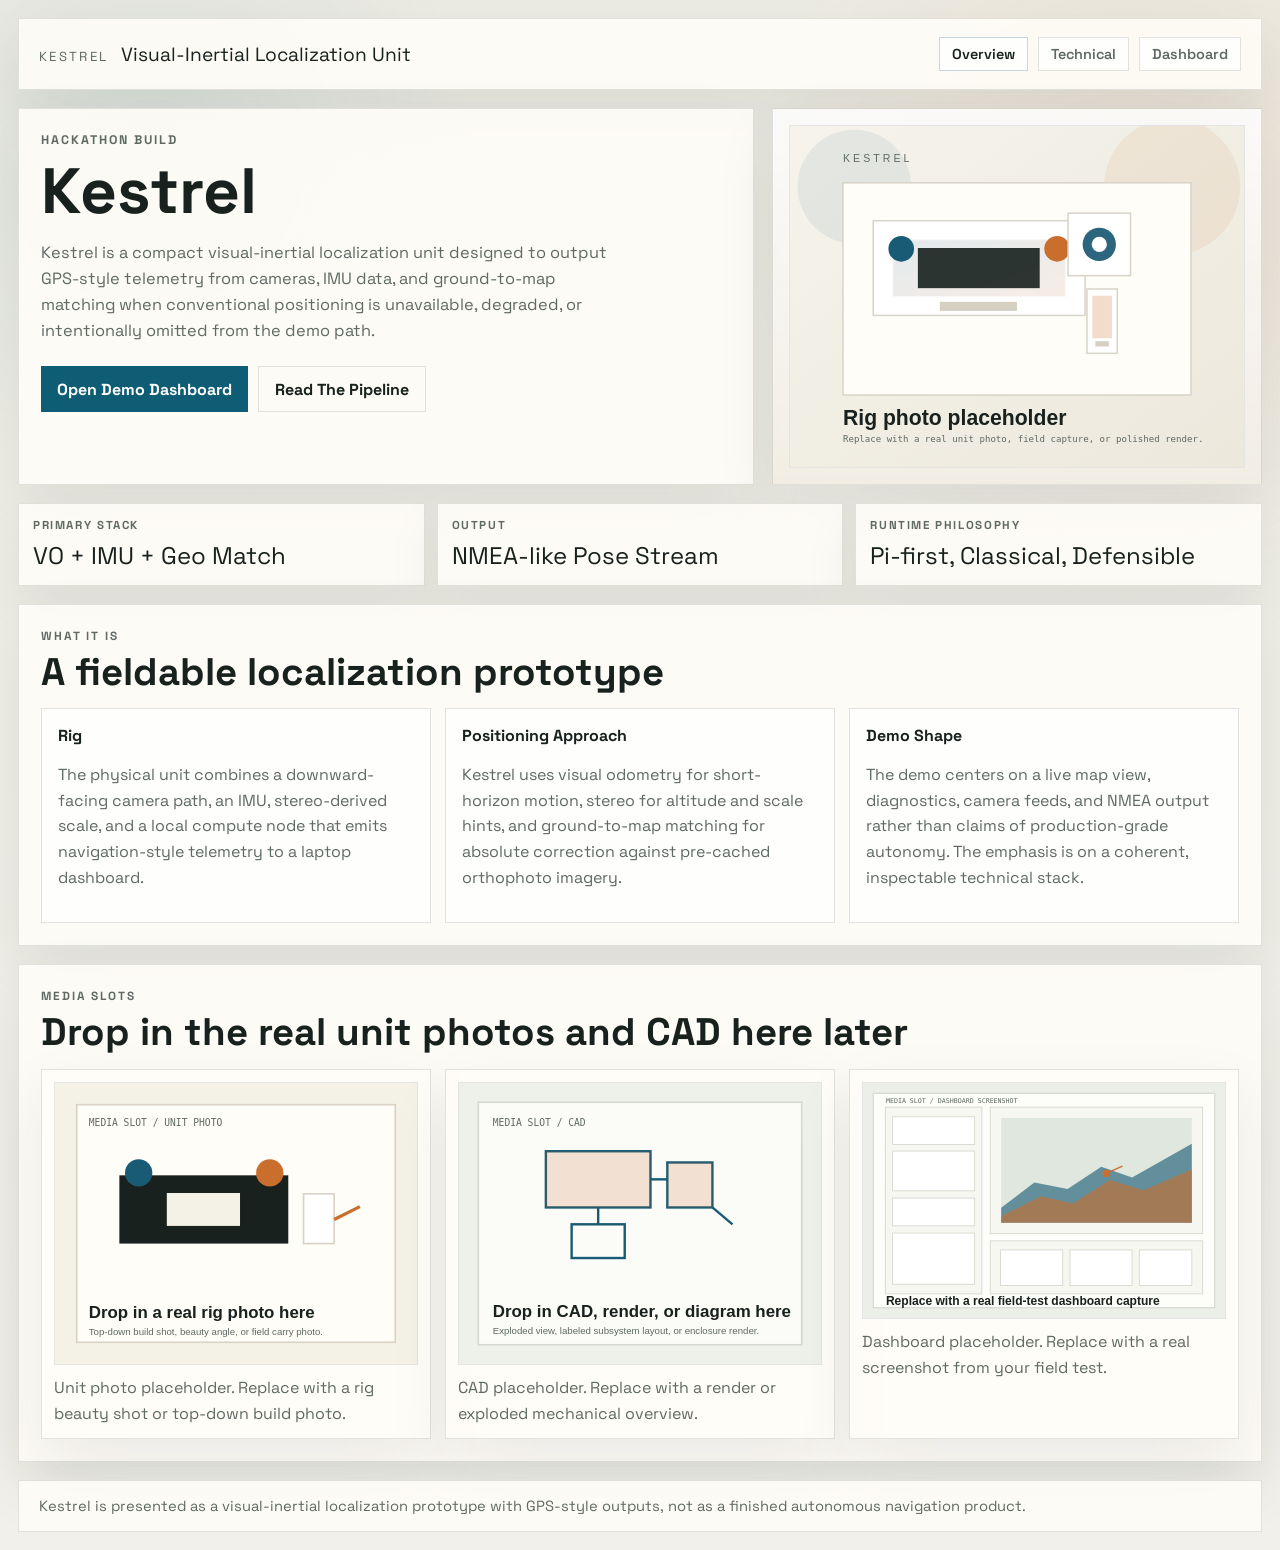
<file: site/index.html>
<!doctype html>
<html lang="en">
<head>
  <meta charset="utf-8">
  <meta name="viewport" content="width=device-width, initial-scale=1">
  <title>Kestrel</title>
  <link rel="preconnect" href="https://fonts.googleapis.com">
  <link rel="preconnect" href="https://fonts.gstatic.com" crossorigin>
  <link href="https://fonts.googleapis.com/css2?family=Space+Grotesk:wght@400;500;700&family=IBM+Plex+Mono:wght@400;500&display=swap" rel="stylesheet">
  <link rel="stylesheet" href="./site.css">
</head>
<body>
  <div class="shell">
    <header class="topbar">
      <div class="brand">
        <p class="brand-mark">Kestrel</p>
        <p class="brand-name">Visual-Inertial Localization Unit</p>
      </div>
      <nav class="site-nav">
        <a href="./index.html" aria-current="page">Overview</a>
        <a href="./technical.html">Technical</a>
        <a href="./dashboard.html">Dashboard</a>
      </nav>
    </header>

    <section class="hero">
      <div class="panel hero-copy">
        <p class="eyebrow">Hackathon Build</p>
        <h1>Kestrel</h1>
        <p class="lede">Kestrel is a compact visual-inertial localization unit designed to output GPS-style telemetry from cameras, IMU data, and ground-to-map matching when conventional positioning is unavailable, degraded, or intentionally omitted from the demo path.</p>
        <div class="cta-row">
          <a class="button" href="./dashboard.html">Open Demo Dashboard</a>
          <a class="button-secondary" href="./technical.html">Read The Pipeline</a>
        </div>
      </div>
      <div class="hero-visual">
        <img src="./assets/hero-rig.svg" alt="Kestrel rig placeholder illustration">
      </div>
    </section>

    <section class="stat-grid">
      <article class="stat-card">
        <p class="stat-label">Primary Stack</p>
        <p class="stat-value">VO + IMU + Geo Match</p>
      </article>
      <article class="stat-card">
        <p class="stat-label">Output</p>
        <p class="stat-value">NMEA-like Pose Stream</p>
      </article>
      <article class="stat-card">
        <p class="stat-label">Runtime Philosophy</p>
        <p class="stat-value">Pi-first, Classical, Defensible</p>
      </article>
    </section>

    <section class="panel">
      <div class="section-head">
        <div>
          <p class="section-kicker">What It Is</p>
          <h2 class="section-title">A fieldable localization prototype</h2>
        </div>
      </div>
      <div class="grid-3">
        <article class="card">
          <h3>Rig</h3>
          <p>The physical unit combines a downward-facing camera path, an IMU, stereo-derived scale, and a local compute node that emits navigation-style telemetry to a laptop dashboard.</p>
        </article>
        <article class="card">
          <h3>Positioning Approach</h3>
          <p>Kestrel uses visual odometry for short-horizon motion, stereo for altitude and scale hints, and ground-to-map matching for absolute correction against pre-cached orthophoto imagery.</p>
        </article>
        <article class="card">
          <h3>Demo Shape</h3>
          <p>The demo centers on a live map view, diagnostics, camera feeds, and NMEA output rather than claims of production-grade autonomy. The emphasis is on a coherent, inspectable technical stack.</p>
        </article>
      </div>
    </section>

    <section class="panel">
      <div class="section-head">
        <div>
          <p class="section-kicker">Media Slots</p>
          <h2 class="section-title">Drop in the real unit photos and CAD here later</h2>
        </div>
      </div>
      <div class="image-grid">
        <article class="image-card">
          <img src="./assets/unit-placeholder.svg" alt="Unit photo placeholder">
          <p class="image-caption">Unit photo placeholder. Replace with a rig beauty shot or top-down build photo.</p>
        </article>
        <article class="image-card">
          <img src="./assets/cad-placeholder.svg" alt="CAD placeholder">
          <p class="image-caption">CAD placeholder. Replace with a render or exploded mechanical overview.</p>
        </article>
        <article class="image-card">
          <img src="./assets/dashboard-placeholder.svg" alt="Dashboard placeholder">
          <p class="image-caption">Dashboard placeholder. Replace with a real screenshot from your field test.</p>
        </article>
      </div>
    </section>

    <footer class="footer">
      Kestrel is presented as a visual-inertial localization prototype with GPS-style outputs, not as a finished autonomous navigation product.
    </footer>
  </div>
</body>
</html>
</file>
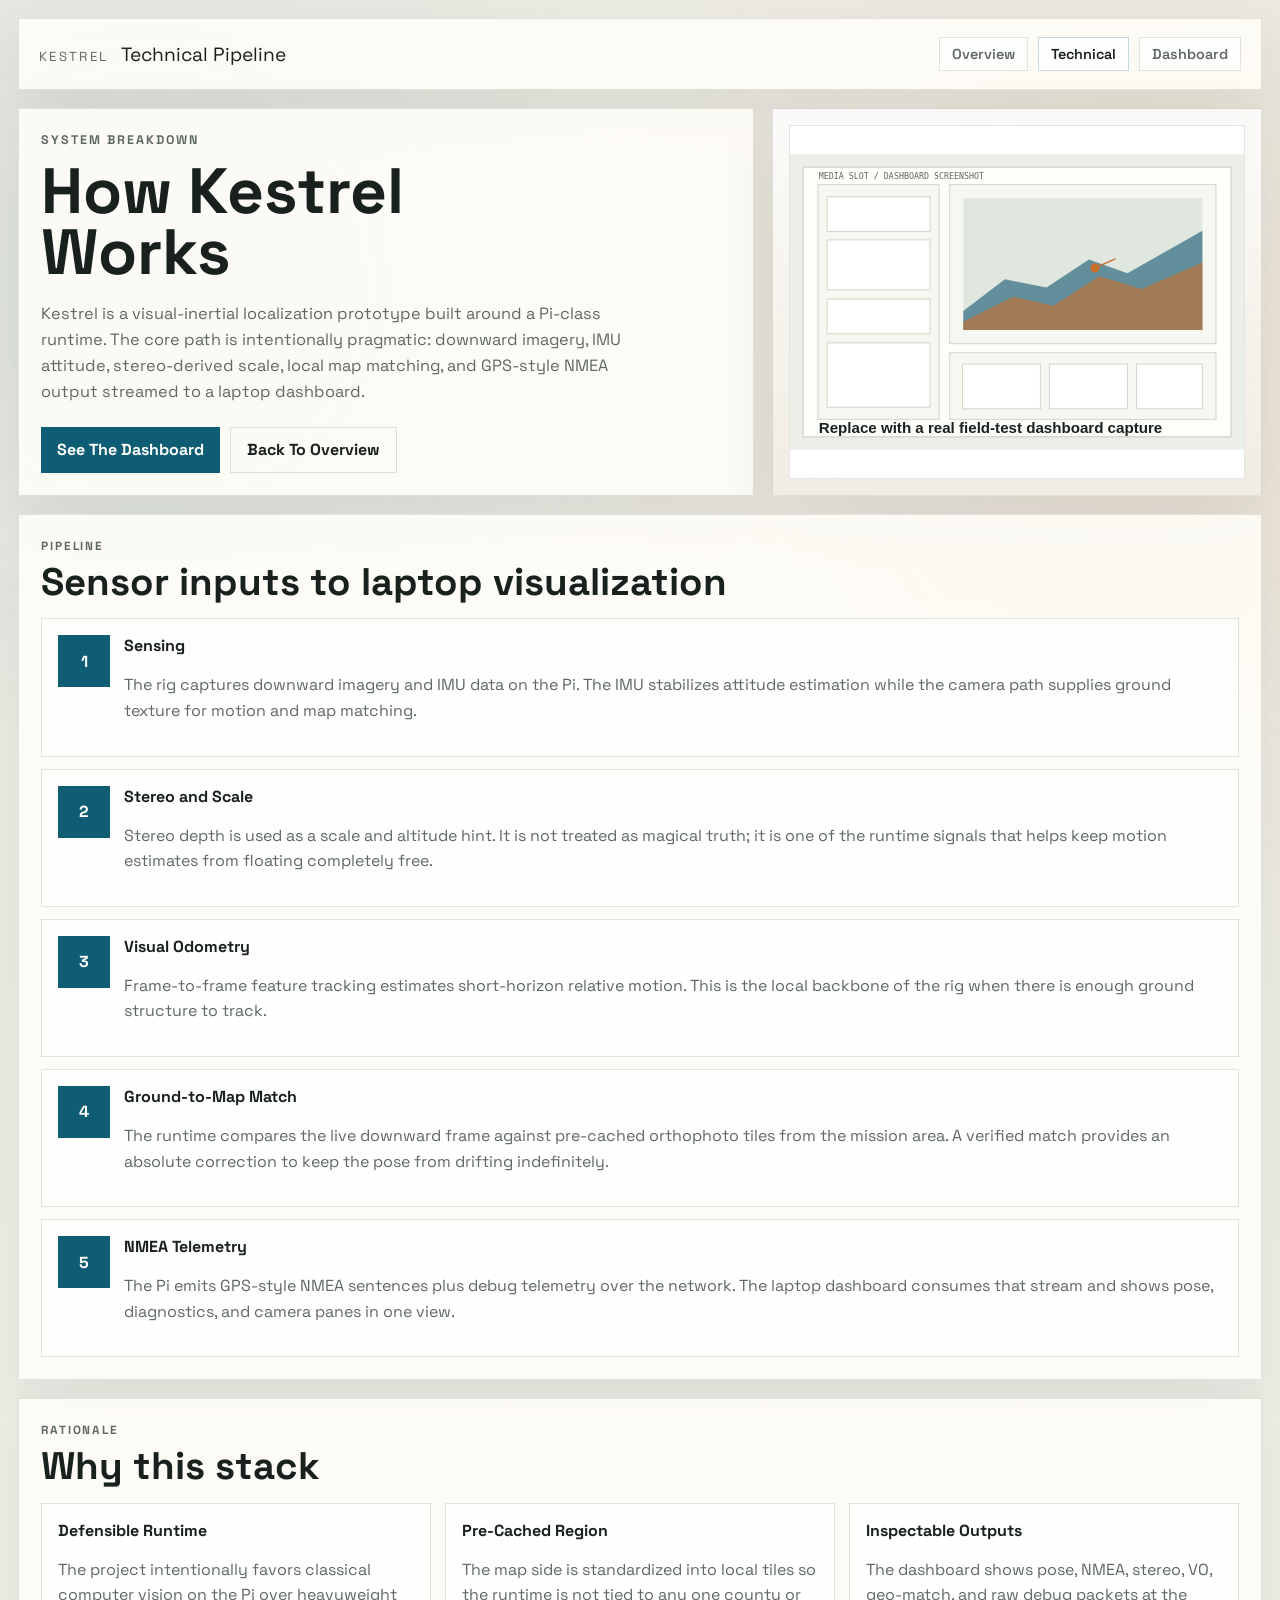
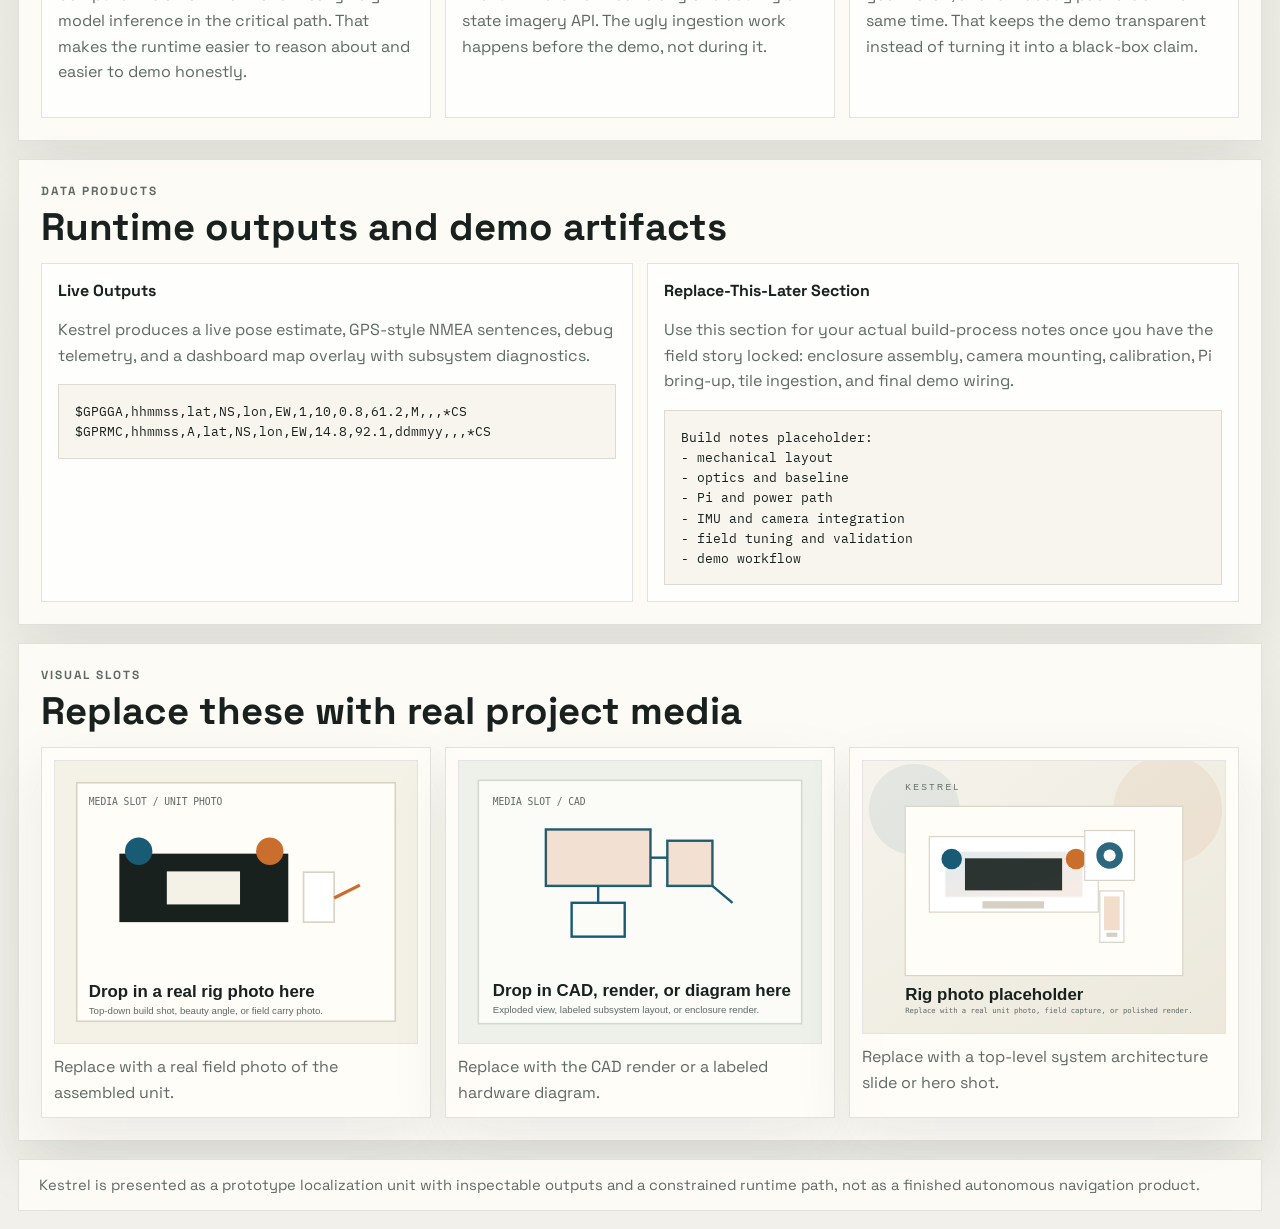
<file: site/technical.html>
<!doctype html>
<html lang="en">
<head>
  <meta charset="utf-8">
  <meta name="viewport" content="width=device-width, initial-scale=1">
  <title>Kestrel Technical Rundown</title>
  <link rel="preconnect" href="https://fonts.googleapis.com">
  <link rel="preconnect" href="https://fonts.gstatic.com" crossorigin>
  <link href="https://fonts.googleapis.com/css2?family=Space+Grotesk:wght@400;500;700&family=IBM+Plex+Mono:wght@400;500&display=swap" rel="stylesheet">
  <link rel="stylesheet" href="./site.css">
</head>
<body>
  <div class="shell">
    <header class="topbar">
      <div class="brand">
        <p class="brand-mark">Kestrel</p>
        <p class="brand-name">Technical Pipeline</p>
      </div>
      <nav class="site-nav">
        <a href="./index.html">Overview</a>
        <a href="./technical.html" aria-current="page">Technical</a>
        <a href="./dashboard.html">Dashboard</a>
      </nav>
    </header>

    <section class="hero">
      <div class="panel hero-copy">
        <p class="eyebrow">System Breakdown</p>
        <h1>How Kestrel Works</h1>
        <p class="lede">Kestrel is a visual-inertial localization prototype built around a Pi-class runtime. The core path is intentionally pragmatic: downward imagery, IMU attitude, stereo-derived scale, local map matching, and GPS-style NMEA output streamed to a laptop dashboard.</p>
        <div class="cta-row">
          <a class="button" href="./dashboard.html">See The Dashboard</a>
          <a class="button-secondary" href="./index.html">Back To Overview</a>
        </div>
      </div>
      <div class="hero-visual">
        <img src="./assets/dashboard-placeholder.svg" alt="Kestrel dashboard placeholder illustration">
      </div>
    </section>

    <section class="panel">
      <div class="section-head">
        <div>
          <p class="section-kicker">Pipeline</p>
          <h2 class="section-title">Sensor inputs to laptop visualization</h2>
        </div>
      </div>
      <div class="pipeline">
        <article class="pipeline-step">
          <strong>1</strong>
          <div>
            <h3>Sensing</h3>
            <p>The rig captures downward imagery and IMU data on the Pi. The IMU stabilizes attitude estimation while the camera path supplies ground texture for motion and map matching.</p>
          </div>
        </article>
        <article class="pipeline-step">
          <strong>2</strong>
          <div>
            <h3>Stereo and Scale</h3>
            <p>Stereo depth is used as a scale and altitude hint. It is not treated as magical truth; it is one of the runtime signals that helps keep motion estimates from floating completely free.</p>
          </div>
        </article>
        <article class="pipeline-step">
          <strong>3</strong>
          <div>
            <h3>Visual Odometry</h3>
            <p>Frame-to-frame feature tracking estimates short-horizon relative motion. This is the local backbone of the rig when there is enough ground structure to track.</p>
          </div>
        </article>
        <article class="pipeline-step">
          <strong>4</strong>
          <div>
            <h3>Ground-to-Map Match</h3>
            <p>The runtime compares the live downward frame against pre-cached orthophoto tiles from the mission area. A verified match provides an absolute correction to keep the pose from drifting indefinitely.</p>
          </div>
        </article>
        <article class="pipeline-step">
          <strong>5</strong>
          <div>
            <h3>NMEA Telemetry</h3>
            <p>The Pi emits GPS-style NMEA sentences plus debug telemetry over the network. The laptop dashboard consumes that stream and shows pose, diagnostics, and camera panes in one view.</p>
          </div>
        </article>
      </div>
    </section>

    <section class="panel">
      <div class="section-head">
        <div>
          <p class="section-kicker">Rationale</p>
          <h2 class="section-title">Why this stack</h2>
        </div>
      </div>
      <div class="grid-3">
        <article class="card">
          <h3>Defensible Runtime</h3>
          <p>The project intentionally favors classical computer vision on the Pi over heavyweight model inference in the critical path. That makes the runtime easier to reason about and easier to demo honestly.</p>
        </article>
        <article class="card">
          <h3>Pre-Cached Region</h3>
          <p>The map side is standardized into local tiles so the runtime is not tied to any one county or state imagery API. The ugly ingestion work happens before the demo, not during it.</p>
        </article>
        <article class="card">
          <h3>Inspectable Outputs</h3>
          <p>The dashboard shows pose, NMEA, stereo, VO, geo-match, and raw debug packets at the same time. That keeps the demo transparent instead of turning it into a black-box claim.</p>
        </article>
      </div>
    </section>

    <section class="panel">
      <div class="section-head">
        <div>
          <p class="section-kicker">Data Products</p>
          <h2 class="section-title">Runtime outputs and demo artifacts</h2>
        </div>
      </div>
      <div class="grid-2">
        <article class="card">
          <h3>Live Outputs</h3>
          <p>Kestrel produces a live pose estimate, GPS-style NMEA sentences, debug telemetry, and a dashboard map overlay with subsystem diagnostics.</p>
          <pre class="code-block">$GPGGA,hhmmss,lat,NS,lon,EW,1,10,0.8,61.2,M,,,*CS
$GPRMC,hhmmss,A,lat,NS,lon,EW,14.8,92.1,ddmmyy,,,*CS</pre>
        </article>
        <article class="card">
          <h3>Replace-This-Later Section</h3>
          <p>Use this section for your actual build-process notes once you have the field story locked: enclosure assembly, camera mounting, calibration, Pi bring-up, tile ingestion, and final demo wiring.</p>
          <pre class="code-block">Build notes placeholder:
- mechanical layout
- optics and baseline
- Pi and power path
- IMU and camera integration
- field tuning and validation
- demo workflow</pre>
        </article>
      </div>
    </section>

    <section class="panel">
      <div class="section-head">
        <div>
          <p class="section-kicker">Visual Slots</p>
          <h2 class="section-title">Replace these with real project media</h2>
        </div>
      </div>
      <div class="image-grid">
        <article class="image-card">
          <img src="./assets/unit-placeholder.svg" alt="Rig photo placeholder">
          <p class="image-caption">Replace with a real field photo of the assembled unit.</p>
        </article>
        <article class="image-card">
          <img src="./assets/cad-placeholder.svg" alt="CAD placeholder">
          <p class="image-caption">Replace with the CAD render or a labeled hardware diagram.</p>
        </article>
        <article class="image-card">
          <img src="./assets/hero-rig.svg" alt="System overview placeholder">
          <p class="image-caption">Replace with a top-level system architecture slide or hero shot.</p>
        </article>
      </div>
    </section>

    <footer class="footer">
      Kestrel is presented as a prototype localization unit with inspectable outputs and a constrained runtime path, not as a finished autonomous navigation product.
    </footer>
  </div>
</body>
</html>
</file>
<file: site/site.css>
:root {
  --bg: #f1f0ea;
  --panel: #fffdf8;
  --panel-2: #f6f4ed;
  --ink: #18211e;
  --muted: #5f6964;
  --line: rgba(24, 33, 30, 0.12);
  --accent: #0f5d74;
  --accent-2: #c96a2b;
  --shadow: 0 24px 56px rgba(24, 33, 30, 0.08);
}

* {
  box-sizing: border-box;
}

html,
body {
  margin: 0;
  min-height: 100%;
  font-family: "Space Grotesk", "Segoe UI", sans-serif;
  color: var(--ink);
  background:
    radial-gradient(circle at 12% 10%, rgba(15, 93, 116, 0.08), transparent 18%),
    radial-gradient(circle at 88% 14%, rgba(201, 106, 43, 0.09), transparent 22%),
    linear-gradient(180deg, #ecebe3 0%, var(--bg) 100%);
}

body {
  padding: 18px;
}

.shell {
  display: grid;
  gap: 18px;
}

.topbar,
.panel,
.hero-visual,
.image-card,
.stat-card {
  border: 1px solid var(--line);
  background: rgba(255, 253, 248, 0.9);
  box-shadow: var(--shadow);
}

.topbar {
  display: flex;
  align-items: center;
  justify-content: space-between;
  gap: 16px;
  padding: 18px 20px;
}

.brand {
  display: flex;
  align-items: baseline;
  gap: 12px;
}

.brand-mark {
  margin: 0;
  font-size: 0.82rem;
  text-transform: uppercase;
  letter-spacing: 0.18em;
  color: var(--muted);
}

.brand-name {
  margin: 0;
  font-size: 1.2rem;
}

.site-nav {
  display: flex;
  gap: 10px;
  flex-wrap: wrap;
}

.site-nav a {
  display: inline-flex;
  align-items: center;
  min-height: 34px;
  padding: 0 12px;
  color: var(--muted);
  text-decoration: none;
  border: 1px solid var(--line);
  background: rgba(255, 255, 255, 0.78);
  font-size: 0.9rem;
  font-weight: 600;
}

.site-nav a[aria-current="page"] {
  color: var(--ink);
  border-color: rgba(15, 93, 116, 0.24);
}

.hero {
  display: grid;
  grid-template-columns: minmax(0, 1.2fr) minmax(320px, 0.8fr);
  gap: 18px;
}

.hero-copy {
  padding: 28px;
}

.eyebrow {
  margin: 0 0 10px;
  color: var(--muted);
  text-transform: uppercase;
  letter-spacing: 0.16em;
  font-size: 0.78rem;
  font-weight: 700;
}

.hero-copy h1,
.section-title {
  margin: 0;
  line-height: 0.95;
}

.hero-copy h1 {
  font-size: clamp(2.8rem, 5vw, 5.4rem);
  max-width: 10ch;
}

.lede {
  margin: 18px 0 0;
  max-width: 58ch;
  color: var(--muted);
  font-size: 1.02rem;
  line-height: 1.65;
}

.cta-row {
  display: flex;
  flex-wrap: wrap;
  gap: 10px;
  margin-top: 22px;
}

.button,
.button-secondary {
  display: inline-flex;
  align-items: center;
  justify-content: center;
  min-height: 46px;
  padding: 0 16px;
  text-decoration: none;
  font-weight: 700;
}

.button {
  background: var(--accent);
  color: white;
}

.button-secondary {
  background: transparent;
  color: var(--ink);
  border: 1px solid var(--line);
}

.hero-visual {
  display: grid;
  align-items: stretch;
  padding: 16px;
  background: linear-gradient(180deg, rgba(255, 255, 255, 0.82), rgba(242, 238, 228, 0.9));
}

.hero-visual img,
.image-card img {
  width: 100%;
  display: block;
  border: 1px solid var(--line);
  background: white;
}

.stat-grid {
  display: grid;
  grid-template-columns: repeat(3, minmax(0, 1fr));
  gap: 12px;
}

.stat-card {
  padding: 14px;
}

.stat-label {
  margin: 0 0 8px;
  color: var(--muted);
  text-transform: uppercase;
  letter-spacing: 0.14em;
  font-size: 0.72rem;
  font-weight: 700;
}

.stat-value {
  margin: 0;
  font-size: 1.5rem;
}

.panel {
  padding: 22px;
}

.section-head {
  display: flex;
  justify-content: space-between;
  gap: 12px;
  margin-bottom: 18px;
}

.section-kicker {
  margin: 0 0 8px;
  color: var(--muted);
  text-transform: uppercase;
  letter-spacing: 0.16em;
  font-size: 0.74rem;
  font-weight: 700;
}

.section-title {
  font-size: clamp(1.5rem, 3vw, 2.4rem);
}

.grid-2,
.grid-3,
.image-grid {
  display: grid;
  gap: 14px;
}

.grid-2 {
  grid-template-columns: repeat(2, minmax(0, 1fr));
}

.grid-3 {
  grid-template-columns: repeat(3, minmax(0, 1fr));
}

.card {
  padding: 16px;
  border: 1px solid var(--line);
  background: rgba(255, 255, 255, 0.78);
}

.card h3,
.image-card h3 {
  margin: 0 0 10px;
  font-size: 1rem;
}

.card p,
.image-card p,
.panel p,
.panel li {
  color: var(--muted);
  line-height: 1.6;
}

.pipeline {
  display: grid;
  gap: 12px;
}

.pipeline-step {
  display: grid;
  grid-template-columns: 52px 1fr;
  gap: 14px;
  padding: 16px;
  border: 1px solid var(--line);
  background: rgba(255, 255, 255, 0.78);
}

.pipeline-step strong {
  display: inline-flex;
  align-items: center;
  justify-content: center;
  width: 52px;
  height: 52px;
  background: var(--accent);
  color: white;
  font-size: 1rem;
}

.pipeline-step h3 {
  margin: 0 0 8px;
  font-size: 1rem;
}

.image-grid {
  grid-template-columns: repeat(3, minmax(0, 1fr));
}

.image-card {
  padding: 12px;
}

.image-caption {
  margin: 10px 0 0;
}

.code-block {
  margin: 0;
  padding: 16px;
  border: 1px solid var(--line);
  background: #f7f5ee;
  font-family: "IBM Plex Mono", monospace;
  font-size: 0.84rem;
  line-height: 1.5;
  white-space: pre-wrap;
}

.footer {
  padding: 16px 20px;
  color: var(--muted);
  font-size: 0.92rem;
  border: 1px solid var(--line);
  background: rgba(255, 253, 248, 0.9);
}

@media (max-width: 1100px) {
  .hero,
  .grid-3,
  .image-grid {
    grid-template-columns: 1fr;
  }

  .stat-grid,
  .grid-2 {
    grid-template-columns: repeat(2, minmax(0, 1fr));
  }
}

@media (max-width: 760px) {
  body {
    padding: 12px;
  }

  .topbar,
  .hero {
    grid-template-columns: 1fr;
  }

  .topbar,
  .hero,
  .stat-grid,
  .grid-2 {
    display: grid;
  }

  .site-nav,
  .cta-row {
    width: 100%;
  }

  .stat-grid,
  .grid-2,
  .pipeline-step {
    grid-template-columns: 1fr;
  }

  .pipeline-step strong {
    width: 44px;
    height: 44px;
  }
}
</file>
